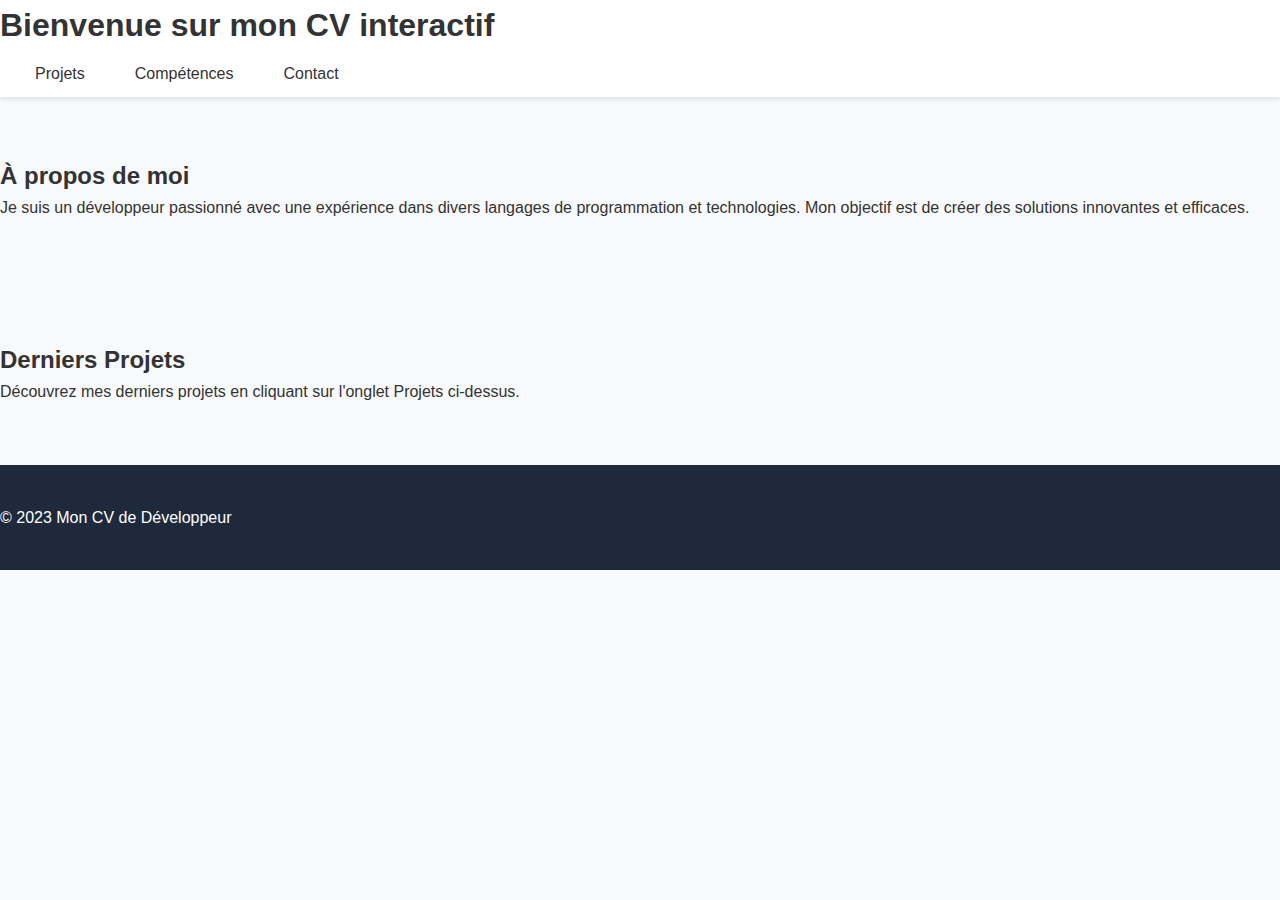
<file: index.html>
<!DOCTYPE html>
<html lang="fr">
<head>
    <meta charset="UTF-8">
    <meta name="viewport" content="width=device-width, initial-scale=1.0">
    <title>Mon CV de Développeur</title>
    <link rel="stylesheet" href="assets/css/style.css">
</head>
<body>
    <header>
        <h1>Bienvenue sur mon CV interactif</h1>
        <nav>
            <ul>
                <li><a href="pages/projets.html">Projets</a></li>
                <li><a href="pages/competences.html">Compétences</a></li>
                <li><a href="pages/contact.html">Contact</a></li>
            </ul>
        </nav>
    </header>
    <main>
        <section>
            <h2>À propos de moi</h2>
            <p>Je suis un développeur passionné avec une expérience dans divers langages de programmation et technologies. Mon objectif est de créer des solutions innovantes et efficaces.</p>
        </section>
        <section>
            <h2>Derniers Projets</h2>
            <p>Découvrez mes derniers projets en cliquant sur l'onglet Projets ci-dessus.</p>
        </section>
    </main>
    <footer>
        <p>&copy; 2023 Mon CV de Développeur</p>
    </footer>
    <script src="assets/js/main.js"></script>
</body>
</html>
</file>
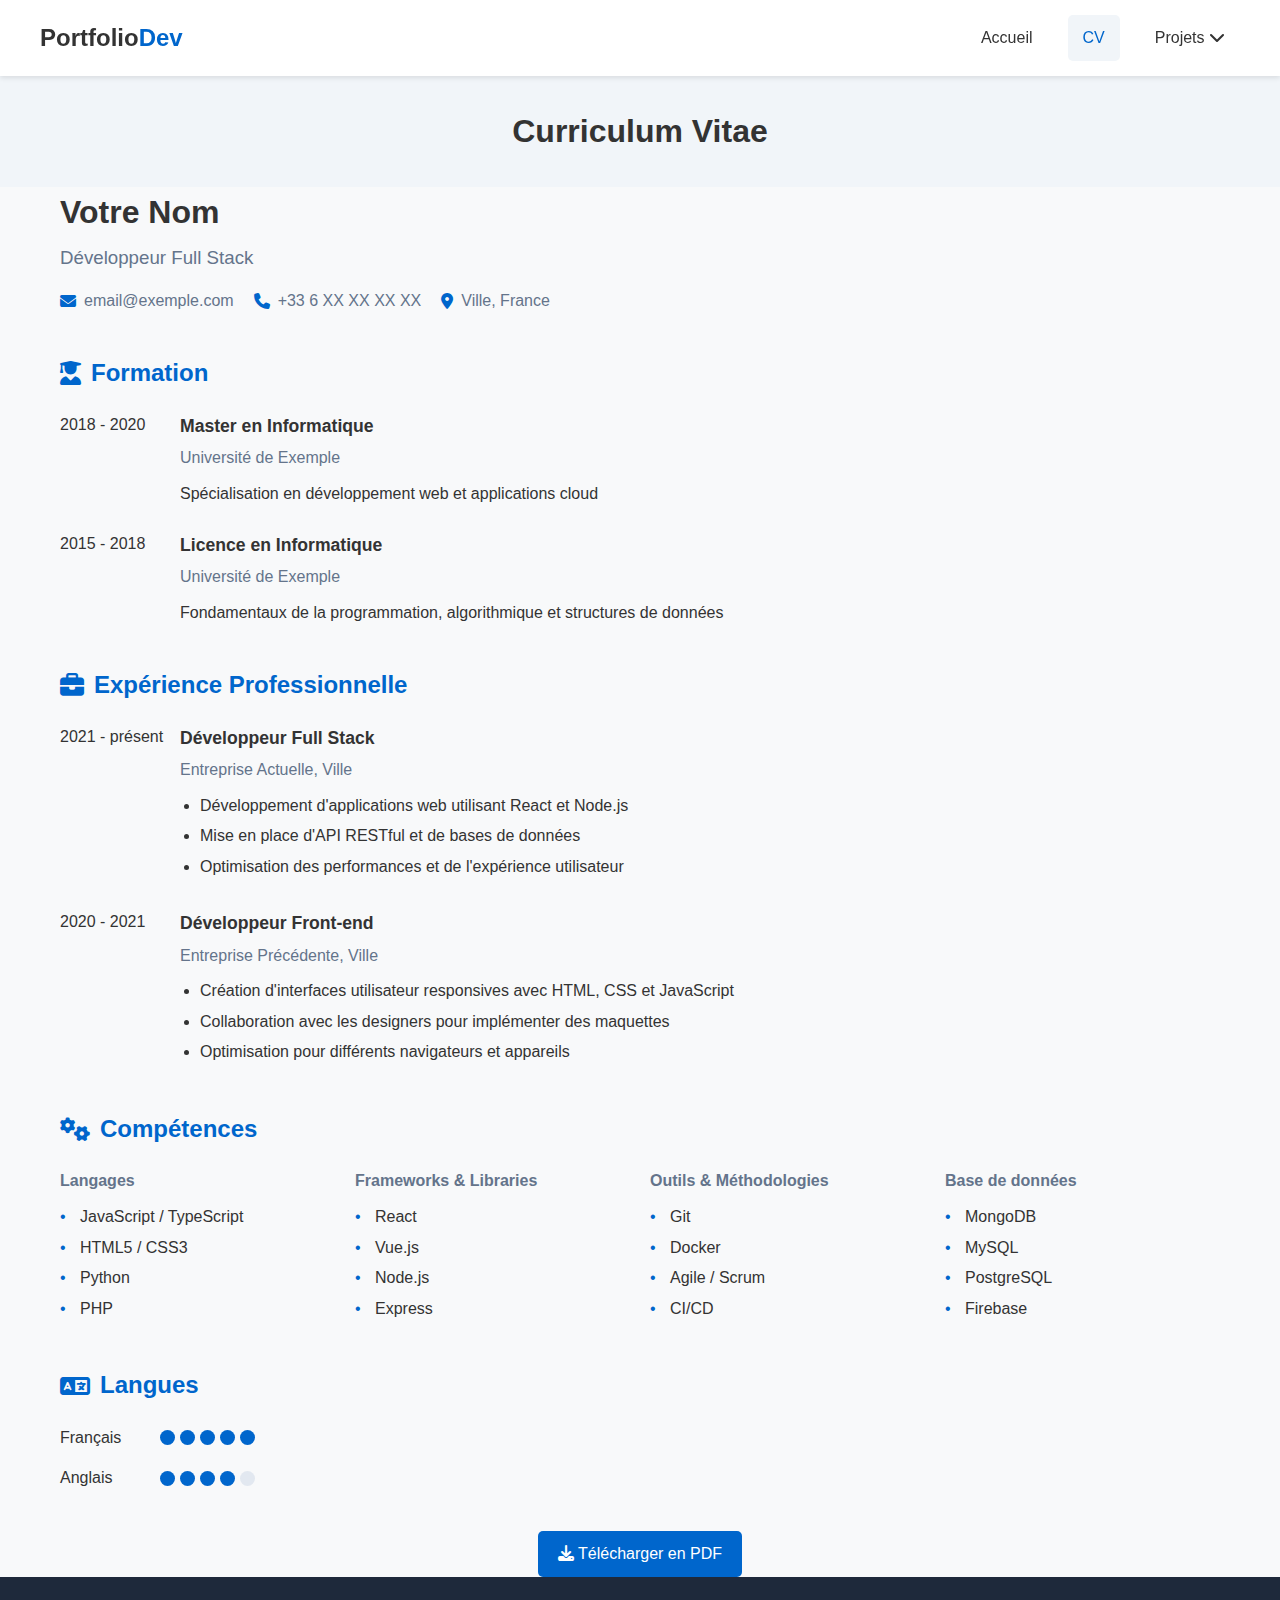
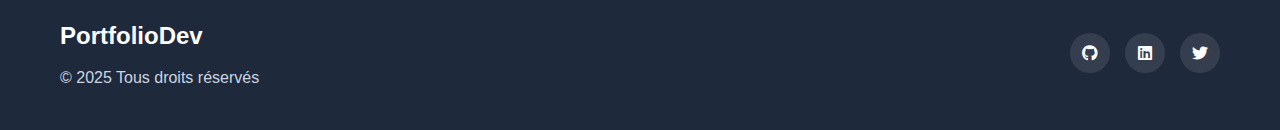
<file: cv.html>
<!DOCTYPE html>
<html lang="fr">
<head>
    <meta charset="UTF-8">
    <meta name="viewport" content="width=device-width, initial-scale=1.0">
    <title>CV - Portfolio Développeur</title>
    <link rel="stylesheet" href="assets/css/style.css">
    <link rel="stylesheet" href="https://cdnjs.cloudflare.com/ajax/libs/font-awesome/6.4.0/css/all.min.css">
</head>
<body>
    <header>
        <div class="container header-content">
            <h1 class="logo">Portfolio<span>Dev</span></h1>
            <nav>
                <ul>
                    <li><a href="index.html">Accueil</a></li>
                    <li><a href="cv.html" class="active">CV</a></li>
                    <li class="dropdown">
                        <a href="#">Projets <i class="fas fa-chevron-down"></i></a>
                        <ul class="dropdown-content">
                            <li><a href="projets/projet1.html">Projet 1</a></li>
                            <li><a href="projets/projet2.html">Projet 2</a></li>
                        </ul>
                    </li>
                </ul>
            </nav>
        </div>
    </header>

    <section class="page-header">
        <div class="container">
            <h2>Curriculum Vitae</h2>
        </div>
    </section>

    <section class="cv container">
        <div class="cv-header">
            <div class="cv-intro">
                <h2>Votre Nom</h2>
                <h3>Développeur Full Stack</h3>
                <div class="contact-info">
                    <p><i class="fas fa-envelope"></i> email@exemple.com</p>
                    <p><i class="fas fa-phone"></i> +33 6 XX XX XX XX</p>
                    <p><i class="fas fa-map-marker-alt"></i> Ville, France</p>
                </div>
            </div>
        </div>

        <div class="cv-section">
            <h3><i class="fas fa-user-graduate"></i> Formation</h3>
            <div class="cv-item">
                <div class="date">2018 - 2020</div>
                <div class="content">
                    <h4>Master en Informatique</h4>
                    <p class="location">Université de Exemple</p>
                    <p>Spécialisation en développement web et applications cloud</p>
                </div>
            </div>
            <div class="cv-item">
                <div class="date">2015 - 2018</div>
                <div class="content">
                    <h4>Licence en Informatique</h4>
                    <p class="location">Université de Exemple</p>
                    <p>Fondamentaux de la programmation, algorithmique et structures de données</p>
                </div>
            </div>
        </div>

        <div class="cv-section">
            <h3><i class="fas fa-briefcase"></i> Expérience Professionnelle</h3>
            <div class="cv-item">
                <div class="date">2021 - présent</div>
                <div class="content">
                    <h4>Développeur Full Stack</h4>
                    <p class="location">Entreprise Actuelle, Ville</p>
                    <ul>
                        <li>Développement d'applications web utilisant React et Node.js</li>
                        <li>Mise en place d'API RESTful et de bases de données</li>
                        <li>Optimisation des performances et de l'expérience utilisateur</li>
                    </ul>
                </div>
            </div>
            <div class="cv-item">
                <div class="date">2020 - 2021</div>
                <div class="content">
                    <h4>Développeur Front-end</h4>
                    <p class="location">Entreprise Précédente, Ville</p>
                    <ul>
                        <li>Création d'interfaces utilisateur responsives avec HTML, CSS et JavaScript</li>
                        <li>Collaboration avec les designers pour implémenter des maquettes</li>
                        <li>Optimisation pour différents navigateurs et appareils</li>
                    </ul>
                </div>
            </div>
        </div>

        <div class="cv-section">
            <h3><i class="fas fa-cogs"></i> Compétences</h3>
            <div class="skills-grid">
                <div class="skill-category">
                    <h4>Langages</h4>
                    <ul>
                        <li>JavaScript / TypeScript</li>
                        <li>HTML5 / CSS3</li>
                        <li>Python</li>
                        <li>PHP</li>
                    </ul>
                </div>
                <div class="skill-category">
                    <h4>Frameworks & Libraries</h4>
                    <ul>
                        <li>React</li>
                        <li>Vue.js</li>
                        <li>Node.js</li>
                        <li>Express</li>
                    </ul>
                </div>
                <div class="skill-category">
                    <h4>Outils & Méthodologies</h4>
                    <ul>
                        <li>Git</li>
                        <li>Docker</li>
                        <li>Agile / Scrum</li>
                        <li>CI/CD</li>
                    </ul>
                </div>
                <div class="skill-category">
                    <h4>Base de données</h4>
                    <ul>
                        <li>MongoDB</li>
                        <li>MySQL</li>
                        <li>PostgreSQL</li>
                        <li>Firebase</li>
                    </ul>
                </div>
            </div>
        </div>

        <div class="cv-section">
            <h3><i class="fas fa-language"></i> Langues</h3>
            <div class="languages">
                <div class="language">
                    <span>Français</span>
                    <div class="level">
                        <span class="filled"></span>
                        <span class="filled"></span>
                        <span class="filled"></span>
                        <span class="filled"></span>
                        <span class="filled"></span>
                    </div>
                </div>
                <div class="language">
                    <span>Anglais</span>
                    <div class="level">
                        <span class="filled"></span>
                        <span class="filled"></span>
                        <span class="filled"></span>
                        <span class="filled"></span>
                        <span></span>
                    </div>
                </div>
            </div>
        </div>

        <div class="cv-download">
            <a href="#" class="btn primary"><i class="fas fa-download"></i> Télécharger en PDF</a>
        </div>
    </section>

    <footer>
        <div class="container">
            <div class="footer-content">
                <div class="footer-info">
                    <h3>Portfolio<span>Dev</span></h3>
                    <p>&copy; 2025 Tous droits réservés</p>
                </div>
                <div class="social-links">
                    <a href="#" aria-label="GitHub"><i class="fab fa-github"></i></a>
                    <a href="#" aria-label="LinkedIn"><i class="fab fa-linkedin"></i></a>
                    <a href="#" aria-label="Twitter"><i class="fab fa-twitter"></i></a>
                </div>
            </div>
        </div>
    </footer>

    <script src="assets/js/main.js"></script>
</body>
</html>
</file>
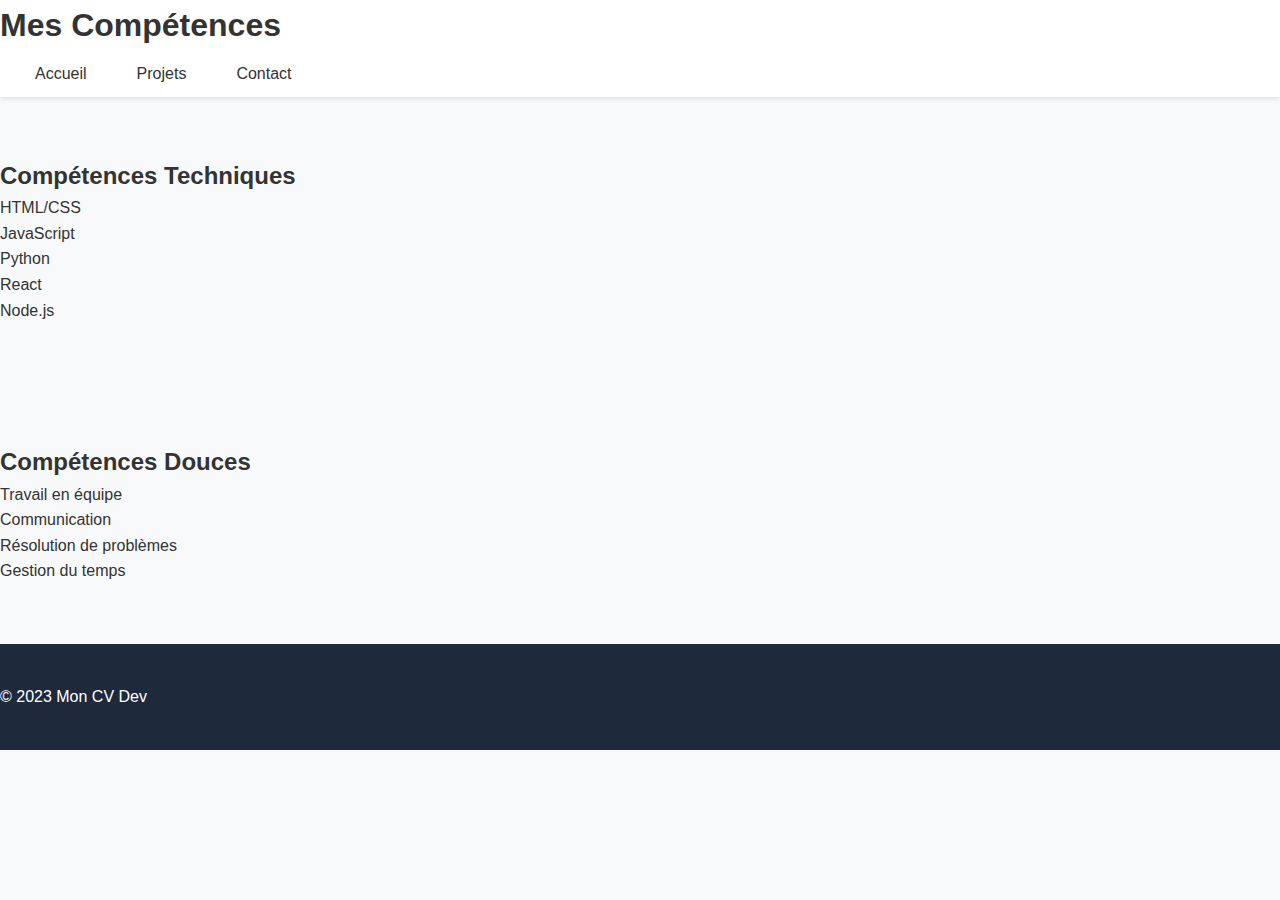
<file: pages/competences.html>
<!DOCTYPE html>
<html lang="fr">
<head>
    <meta charset="UTF-8">
    <meta name="viewport" content="width=device-width, initial-scale=1.0">
    <title>Compétences</title>
    <link rel="stylesheet" href="../assets/css/style.css">
</head>
<body>
    <header>
        <h1>Mes Compétences</h1>
        <nav>
            <ul>
                <li><a href="../index.html">Accueil</a></li>
                <li><a href="projets.html">Projets</a></li>
                <li><a href="contact.html">Contact</a></li>
            </ul>
        </nav>
    </header>
    <main>
        <section>
            <h2>Compétences Techniques</h2>
            <ul>
                <li>HTML/CSS</li>
                <li>JavaScript</li>
                <li>Python</li>
                <li>React</li>
                <li>Node.js</li>
            </ul>
        </section>
        <section>
            <h2>Compétences Douces</h2>
            <ul>
                <li>Travail en équipe</li>
                <li>Communication</li>
                <li>Résolution de problèmes</li>
                <li>Gestion du temps</li>
            </ul>
        </section>
    </main>
    <footer>
        <p>&copy; 2023 Mon CV Dev</p>
    </footer>
    <script src="../assets/js/main.js"></script>
</body>
</html>
</file>
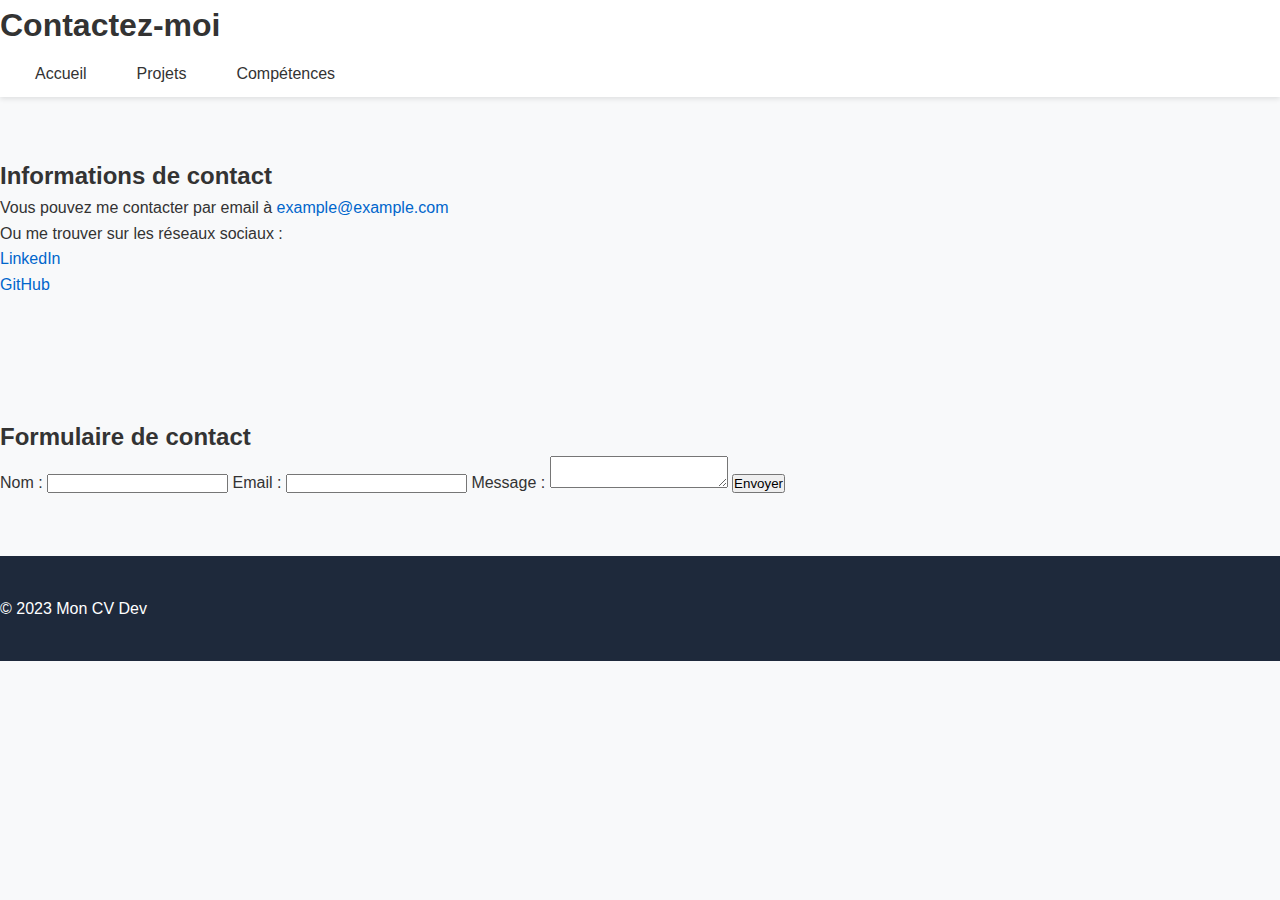
<file: pages/contact.html>
<!DOCTYPE html>
<html lang="fr">
<head>
    <meta charset="UTF-8">
    <meta name="viewport" content="width=device-width, initial-scale=1.0">
    <title>Contact</title>
    <link rel="stylesheet" href="../assets/css/style.css">
</head>
<body>
    <header>
        <h1>Contactez-moi</h1>
        <nav>
            <ul>
                <li><a href="../index.html">Accueil</a></li>
                <li><a href="projets.html">Projets</a></li>
                <li><a href="competences.html">Compétences</a></li>
            </ul>
        </nav>
    </header>
    <main>
        <section>
            <h2>Informations de contact</h2>
            <p>Vous pouvez me contacter par email à <a href="mailto:example@example.com">example@example.com</a></p>
            <p>Ou me trouver sur les réseaux sociaux :</p>
            <ul>
                <li><a href="https://linkedin.com/in/votreprofil" target="_blank">LinkedIn</a></li>
                <li><a href="https://github.com/votreprofil" target="_blank">GitHub</a></li>
            </ul>
        </section>
        <section>
            <h2>Formulaire de contact</h2>
            <form action="#" method="post">
                <label for="name">Nom :</label>
                <input type="text" id="name" name="name" required>
                
                <label for="email">Email :</label>
                <input type="email" id="email" name="email" required>
                
                <label for="message">Message :</label>
                <textarea id="message" name="message" required></textarea>
                
                <button type="submit">Envoyer</button>
            </form>
        </section>
    </main>
    <footer>
        <p>&copy; 2023 Mon CV Dev</p>
    </footer>
    <script src="../assets/js/main.js"></script>
</body>
</html>
</file>
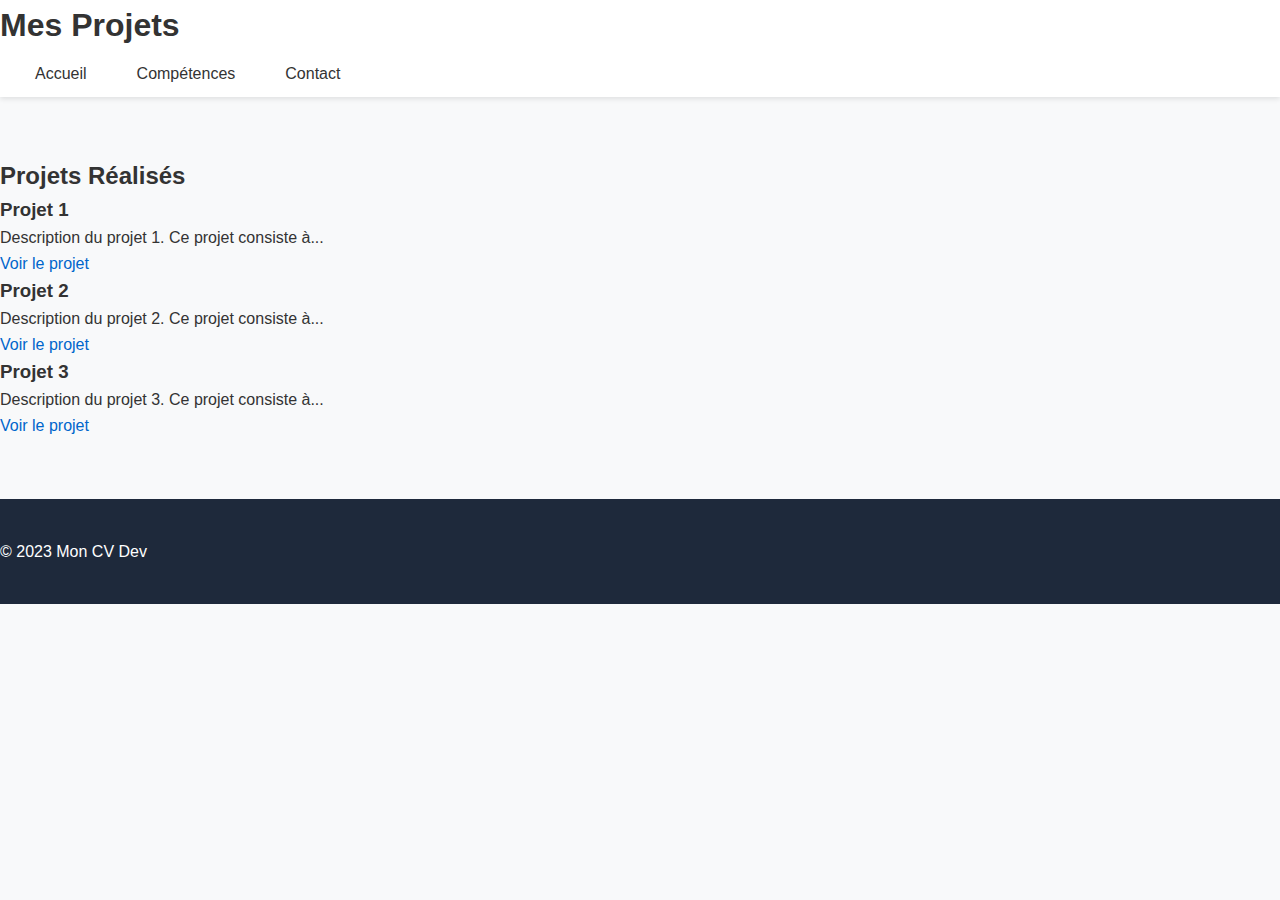
<file: pages/projets.html>
<!DOCTYPE html>
<html lang="fr">
<head>
    <meta charset="UTF-8">
    <meta name="viewport" content="width=device-width, initial-scale=1.0">
    <title>Mes Projets</title>
    <link rel="stylesheet" href="../assets/css/style.css">
</head>
<body>
    <header>
        <h1>Mes Projets</h1>
        <nav>
            <ul>
                <li><a href="../index.html">Accueil</a></li>
                <li><a href="competences.html">Compétences</a></li>
                <li><a href="contact.html">Contact</a></li>
            </ul>
        </nav>
    </header>
    <main>
        <section>
            <h2>Projets Réalisés</h2>
            <article>
                <h3>Projet 1</h3>
                <p>Description du projet 1. Ce projet consiste à...</p>
                <a href="https://lienversleprojet1.com">Voir le projet</a>
            </article>
            <article>
                <h3>Projet 2</h3>
                <p>Description du projet 2. Ce projet consiste à...</p>
                <a href="https://lienversleprojet2.com">Voir le projet</a>
            </article>
            <article>
                <h3>Projet 3</h3>
                <p>Description du projet 3. Ce projet consiste à...</p>
                <a href="https://lienversleprojet3.com">Voir le projet</a>
            </article>
        </section>
    </main>
    <footer>
        <p>&copy; 2023 Mon CV Dev</p>
    </footer>
    <script src="../assets/js/main.js"></script>
</body>
</html>
</file>
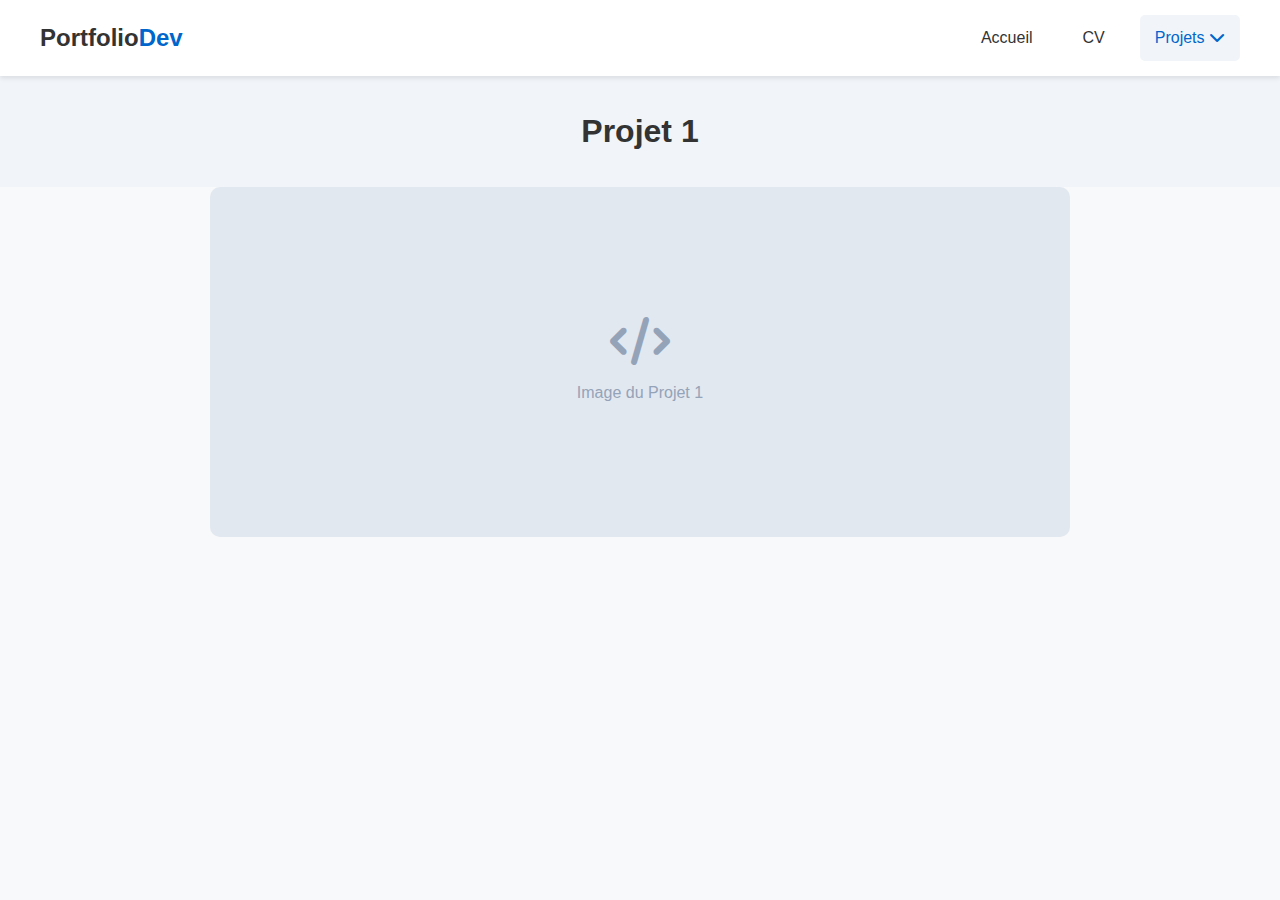
<file: projets/projet1.html>
<!DOCTYPE html>
<html lang="fr">
<head>
    <meta charset="UTF-8">
    <meta name="viewport" content="width=device-width, initial-scale=1.0">
    <title>Projet 1 - Portfolio Développeur</title>
    <link rel="stylesheet" href="../assets/css/style.css">
    <link rel="stylesheet" href="https://cdnjs.cloudflare.com/ajax/libs/font-awesome/6.4.0/css/all.min.css">
</head>
<body>
    <header>
        <div class="container header-content">
            <h1 class="logo">Portfolio<span>Dev</span></h1>
            <nav>
                <ul>
                    <li><a href="../index.html">Accueil</a></li>
                    <li><a href="../cv.html">CV</a></li>
                    <li class="dropdown">
                        <a href="#" class="active">Projets <i class="fas fa-chevron-down"></i></a>
                        <ul class="dropdown-content">
                            <li><a href="projet1.html" class="active">Projet 1</a></li>
                            <li><a href="projet2.html">Projet 2</a></li>
                        </ul>
                    </li>
                </ul>
            </nav>
        </div>
    </header>

    <section class="page-header">
        <div class="container">
            <h2>Projet 1</h2>
        </div>
    </section>

    <section class="project-details container">
        <div class="project-showcase">
            <div class="project-image">
                <div class="image-placeholder large">
                    <i class="fas fa-code"></i>
                    <p>Image du Projet 1</p>
                </div>
</file>
<file: assets/css/style.css>
/* Styles globaux */
* {
    margin: 0;
    padding: 0;
    box-sizing: border-box;
}

body {
    font-family: 'Segoe UI', Tahoma, Geneva, Verdana, sans-serif;
    line-height: 1.6;
    color: #333;
    background-color: #f8f9fa;
}

.container {
    max-width: 1200px;
    margin: 0 auto;
    padding: 0 20px;
}

a {
    color: #0066cc;
    text-decoration: none;
    transition: color 0.3s ease;
}

a:hover {
    color: #004080;
}

/* Header */
header {
    background-color: #fff;
    box-shadow: 0 2px 5px rgba(0, 0, 0, 0.1);
    position: sticky;
    top: 0;
    z-index: 100;
}

.header-content {
    display: flex;
    justify-content: space-between;
    align-items: center;
    padding: 15px 0;
}

.logo {
    font-size: 24px;
    font-weight: 700;
    color: #333;
}

.logo span {
    color: #0066cc;
}

/* Navigation */
nav ul {
    list-style: none;
    display: flex;
}

nav ul li {
    position: relative;
    margin-left: 20px;
}

nav ul li a {
    padding: 10px 15px;
    display: block;
    color: #333;
    font-weight: 500;
    border-radius: 5px;
    transition: background-color 0.3s;
}

nav ul li a:hover, nav ul li a.active {
    background-color: #f1f5f9;
    color: #0066cc;
}

/* Dropdown styles */
.dropdown {
    position: relative;
}

.dropdown-content {
    display: none;
    position: absolute;
    background-color: #fff;
    min-width: 160px;
    box-shadow: 0 8px 16px rgba(0,0,0,0.1);
    z-index: 1;
    border-radius: 5px;
    overflow: hidden;
}

.dropdown-content li {
    margin: 0 !important;
}

.dropdown-content a {
    padding: 12px 16px;
    display: block;
}

.dropdown:hover .dropdown-content {
    display: block;
}

/* Buttons */
.btn {
    display: inline-block;
    padding: 10px 20px;
    border-radius: 5px;
    font-weight: 500;
    cursor: pointer;
    transition: all 0.3s ease;
    text-align: center;
}

.btn.primary {
    background-color: #0066cc;
    color: #fff;
}

.btn.primary:hover {
    background-color: #004080;
    color: #fff;
}

.btn.secondary {
    background-color: #f1f5f9;
    color: #333;
}

.btn.secondary:hover {
    background-color: #e2e8f0;
}

.btn.small {
    padding: 8px 15px;
    font-size: 14px;
}

/* Hero section */
.hero {
    background: linear-gradient(135deg, #0066cc 0%, #004080 100%);
    color: #fff;
    padding: 80px 0;
}

.hero-content {
    max-width: 700px;
    text-align: center;
    margin: 0 auto;
}

.hero h2 {
    font-size: 2.5rem;
    margin-bottom: 10px;
}

.hero h3 {
    font-size: 1.5rem;
    margin-bottom: 20px;
    font-weight: 500;
}

.hero p {
    font-size: 1.1rem;
    margin-bottom: 30px;
}

.highlight {
    color: #ffcc00;
}

.hero-buttons {
    display: flex;
    justify-content: center;
    gap: 15px;
}

/* Sections */
section {
    padding: 60px 0;
}

.section-title {
    font-size: 2rem;
    margin-bottom: 40px;
    text-align: center;
    color: #333;
    position: relative;
}

.section-title:after {
    content: '';
    position: absolute;
    bottom: -10px;
    left: 50%;
    transform: translateX(-50%);
    width: 60px;
    height: 3px;
    background-color: #0066cc;
}

/* About section */
.about-content {
    display: flex;
    align-items: center;
    gap: 40px;
}

.about-text {
    flex: 2;
}

.about-text p {
    margin-bottom: 15px;
}

.about-image {
    flex: 1;
}

.image-placeholder {
    background-color: #e2e8f0;
    border-radius: 10px;
    height: 250px;
    display: flex;
    flex-direction: column;
    align-items: center;
    justify-content: center;
    color: #94a3b8;
}

.image-placeholder i {
    font-size: 48px;
    margin-bottom: 15px;
}

.image-placeholder.large {
    height: 350px;
}

/* Skills */
.skills-container {
    margin-top: 20px;
    display: flex;
    flex-wrap: wrap;
    gap: 10px;
}

.skill-tag {
    background-color: #e2e8f0;
    color: #0066cc;
    padding: 5px 12px;
    border-radius: 20px;
    font-size: 14px;
}

/* Project cards */
.project-cards {
    display: grid;
    grid-template-columns: repeat(auto-fit, minmax(300px, 1fr));
    gap: 30px;
}

.project-card {
    background-color: #fff;
    border-radius: 10px;
    overflow: hidden;
    box-shadow: 0 4px 6px rgba(0, 0, 0, 0.05);
    transition: transform 0.3s ease, box-shadow 0.3s ease;
}

.project-card:hover {
    transform: translateY(-5px);
    box-shadow: 0 10px 20px rgba(0, 0, 0, 0.1);
}

.project-image {
    height: 180px;
}

.project-card h3 {
    padding: 20px 20px 10px 20px;
}

.project-card p {
    padding: 0 20px 20px 20px;
    color: #64748b;
}

.project-card .btn {
    margin: 0 20px 20px;
}

/* Footer */
footer {
    background-color: #1e293b;
    color: #fff;
    padding: 40px 0;
}

.footer-content {
    display: flex;
    justify-content: space-between;
    align-items: center;
}

.footer-info h3 {
    font-size: 1.5rem;
    margin-bottom: 10px;
}

.footer-info p {
    color: #cbd5e1;
}

.social-links {
    display: flex;
    gap: 15px;
}

.social-links a {
    display: flex;
    align-items: center;
    justify-content: center;
    width: 40px;
    height: 40px;
    background-color: rgba(255, 255, 255, 0.1);
    border-radius: 50%;
    color: #fff;
    transition: background-color 0.3s;
}

.social-links a:hover {
    background-color: #0066cc;
}

/* CV page specific */
.page-header {
    background-color: #f1f5f9;
    padding: 30px 0;
    text-align: center;
}

.page-header h2 {
    font-size: 2rem;
    color: #333;
}

.cv-header {
    margin-bottom: 40px;
}

.cv-intro h2 {
    font-size: 2rem;
    margin-bottom: 5px;
}

.cv-intro h3 {
    color: #64748b;
    font-weight: 500;
    margin-bottom: 15px;
}

.contact-info {
    display: flex;
    flex-wrap: wrap;
    gap: 20px;
}

.contact-info p {
    display: flex;
    align-items: center;
    color: #64748b;
}

.contact-info i {
    margin-right: 8px;
    color: #0066cc;
}

.cv-section {
    margin-bottom: 40px;
}

.cv-section h3 {
    font-size: 1.5rem;
    margin-bottom: 20px;
    display: flex;
    align-items: center;
    color: #0066cc;
}

.cv-section h3 i {
    margin-right: 10px;
}

.cv-item {
    display: flex;
    margin-bottom: 25px;
}

.date {
    min-width: 120px;
    font-weight: 500;
}

.cv-item .content h4 {
    font-size: 1.1rem;
    margin-bottom: 5px;
}

.cv-item .content .location {
    color: #64748b;
    margin-bottom: 10px;
}

.cv-item .content ul {
    margin-left: 20px;
}

.cv-item .content ul li {
    margin-bottom: 5px;
}

.skills-grid {
    display: grid;
    grid-template-columns: repeat(auto-fit, minmax(200px, 1fr));
    gap: 20px;
}

.skill-category h4 {
    margin-bottom: 10px;
    color: #64748b;
}

.skill-category ul {
    list-style-type: none;
}

.skill-category ul li {
    margin-bottom: 5px;
    position: relative;
    padding-left: 20px;
}

.skill-category ul li:before {
    content: '•';
    position: absolute;
    left: 0;
    color: #0066cc;
}

.languages {
    display: flex;
    flex-direction: column;
    gap: 15px;
}

.language {
    display: flex;
    align-items: center;
}

.language span {
    min-width: 100px;
}

.level {
    display: flex;
    gap: 5px;
}

.level span {
    width: 15px;
    height: 15px;
    border-radius: 50%;
    background-color: #e2e8f0;
    min-width: unset;
}

.level span.filled {
    background-color: #0066cc;
}

.cv-download {
    margin-top: 40px;
    text-align: center;
}

/* Project details page */
.project-details {
    max-width: 900px;
    margin: 0 auto;
}

.project-showcase {
    margin-bottom: 40px;
}

.tech-list {
    display: flex;
    flex-wrap: wrap;
    gap: 10px;
    margin-bottom: 30px;
}

/* Responsive */
@media (max-width: 768px) {
    .header-content {
        flex-direction: column;
        padding: 10px 0;
    }
    
    nav {
        margin-top: 15px;
    }
    
    .about-content {
        flex-direction: column;
    }
    
    .about-image {
        order: -1;
    }
    
    .cv-item {
        flex-direction: column;
    }
    
    .date {
        margin-bottom: 10px;
    }
    
    .footer-content {
        flex-direction: column;
        text-align: center;
    }
    
    .social-links {
        margin-top: 20px;
    }
}
</file>
